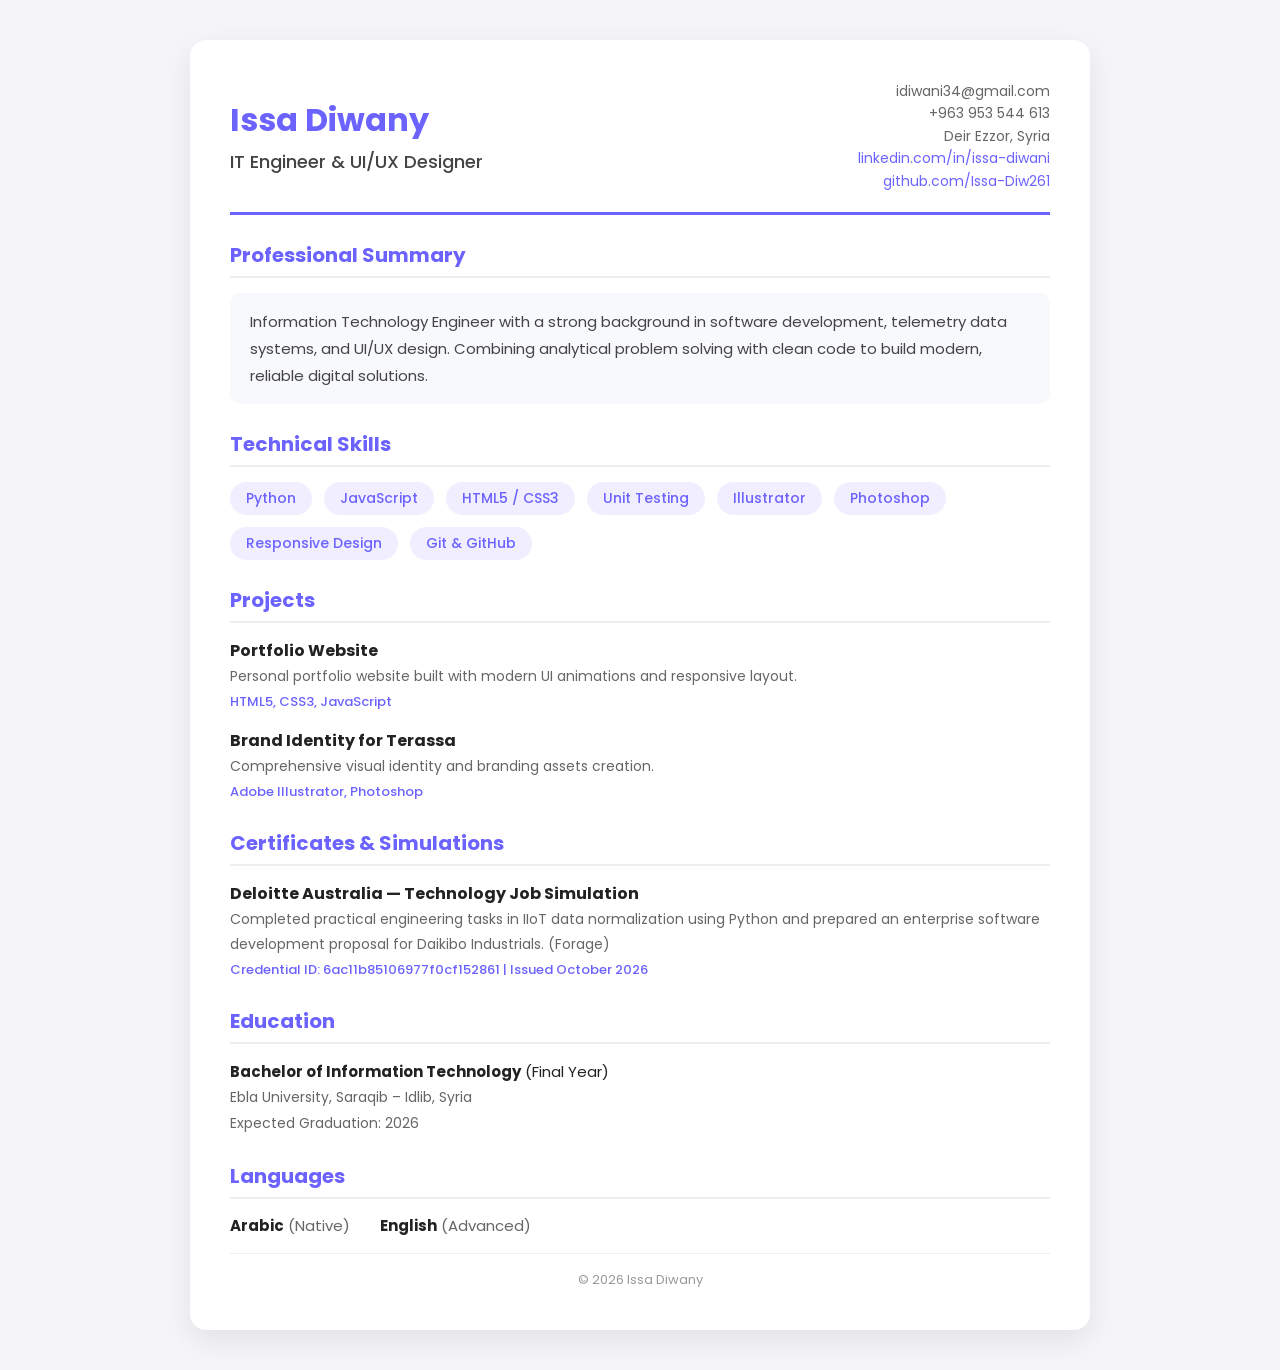
<file: CV.html>
<!doctype html>
<html lang="en">
  <head>
    <meta charset="UTF-8" />
    <meta name="viewport" content="width=device-width, initial-scale=1.0" />
    <title>Issa Diwany - CV</title>
    <link
      href="https://fonts.googleapis.com/css2?family=Poppins:wght@300;400;500;600;700&display=swap"
      rel="stylesheet"
    />
    <style>
      * {
        margin: 0;
        padding: 0;
        box-sizing: border-box;
      }
      body {
        font-family: "Poppins", sans-serif;
        background: #f4f4f9;
        color: #222;
        padding: 40px 20px;
        display: flex;
        justify-content: center;
      }
      .cv-container {
        max-width: 900px;
        width: 100%;
        background: #fff;
        border-radius: 16px;
        padding: 40px;
        box-shadow: 0 10px 30px rgba(0, 0, 0, 0.08);
      }
      .header {
        display: flex;
        justify-content: space-between;
        align-items: center;
        flex-wrap: wrap;
        border-bottom: 3px solid #6c63ff;
        padding-bottom: 20px;
        margin-bottom: 25px;
      }
      .header-left h1 {
        font-size: 32px;
        color: #6c63ff;
        margin-bottom: 4px;
      }
      .header-left p {
        font-size: 18px;
        font-weight: 500;
        color: #444;
      }
      .header-right {
        text-align: right;
        font-size: 14px;
        color: #666;
        line-height: 1.6;
      }
      .header-right a {
        color: #6c63ff;
        text-decoration: none;
      }
      .header-right a:hover {
        text-decoration: underline;
      }
      h2 {
        font-size: 20px;
        color: #6c63ff;
        border-bottom: 2px solid #eee;
        padding-bottom: 6px;
        margin: 25px 0 15px 0;
      }
      .summary {
        background: #f8f9fc;
        padding: 15px 20px;
        border-radius: 10px;
        color: #444;
        font-size: 15px;
        line-height: 1.8;
        margin-bottom: 10px;
      }
      .skills-grid {
        display: flex;
        flex-wrap: wrap;
        gap: 12px;
        margin-top: 8px;
      }
      .skill-tag {
        background: #f0eeff;
        color: #6c63ff;
        padding: 6px 16px;
        border-radius: 20px;
        font-size: 14px;
        font-weight: 500;
      }
      .project-item {
        margin-bottom: 15px;
      }
      .project-item strong {
        display: block;
        font-size: 16px;
        color: #222;
      }
      .project-item span {
        font-size: 14px;
        color: #666;
      }
      .project-item small {
        color: #6c63ff;
        font-weight: 500;
        font-size: 13px;
      }
      .edu-item {
        font-size: 15px;
        line-height: 1.7;
      }
      .edu-item strong {
        color: #222;
      }
      .edu-item .meta {
        color: #666;
        font-size: 14px;
      }
      .lang-item {
        display: flex;
        gap: 30px;
        font-size: 15px;
      }
      .lang-item span {
        color: #666;
      }
      hr {
        border: 0;
        border-top: 1px solid #eee;
        margin: 16px 0;
      }
      @media (max-width: 600px) {
        .header {
          flex-direction: column;
          align-items: flex-start;
          gap: 12px;
        }
        .header-right {
          text-align: left;
          width: 100%;
        }
      }
    </style>
  </head>
  <body>
    <div class="cv-container">
      <!-- Header -->
      <div class="header">
        <div class="header-left">
          <h1>Issa Diwany</h1>
          <p>IT Engineer &amp; UI/UX Designer</p>
        </div>
        <div class="header-right">
          <div>idiwani34@gmail.com</div>
          <div>+963 953 544 613</div>
          <div>Deir Ezzor, Syria</div>
          <div>
            <a
              href="https://linkedin.com/in/issa-diwani-211876378/"
              target="_blank"
              >linkedin.com/in/issa-diwani</a
            >
          </div>
          <div>
            <a href="https://github.com/Issa-Diw261" target="_blank"
              >github.com/Issa-Diw261</a
            >
          </div>
        </div>
      </div>

      <!-- Summary -->
      <h2>Professional Summary</h2>
      <div class="summary">
        Information Technology Engineer with a strong background in software
        development, telemetry data systems, and UI/UX design. Combining
        analytical problem solving with clean code to build modern, reliable
        digital solutions.
      </div>

      <!-- Skills -->
      <h2>Technical Skills</h2>
      <div class="skills-grid">
        <span class="skill-tag">Python</span>
        <span class="skill-tag">JavaScript</span>
        <span class="skill-tag">HTML5 / CSS3</span>
        <span class="skill-tag">Unit Testing</span>
        <span class="skill-tag">Illustrator</span>
        <span class="skill-tag">Photoshop</span>
        <span class="skill-tag">Responsive Design</span>
        <span class="skill-tag">Git &amp; GitHub</span>
      </div>

      <!-- Projects -->
      <h2>Projects</h2>
      <div class="project-item">
        <strong>Portfolio Website</strong>
        <span
          >Personal portfolio website built with modern UI animations and
          responsive layout.</span
        >
        <br />
        <small>HTML5, CSS3, JavaScript</small>
      </div>
      <div class="project-item">
        <strong>Brand Identity for Terassa</strong>
        <span>Comprehensive visual identity and branding assets creation.</span>
        <br />
        <small>Adobe Illustrator, Photoshop</small>
      </div>

      <!-- Certificates -->
      <h2>Certificates &amp; Simulations</h2>
      <div class="project-item">
        <strong>Deloitte Australia — Technology Job Simulation</strong>
        <span
          >Completed practical engineering tasks in IIoT data normalization
          using Python and prepared an enterprise software development proposal
          for Daikibo Industrials. (Forage)</span
        >
        <br />
        <small
          >Credential ID: 6ac11b85106977f0cf152861 | Issued October 2026</small
        >
      </div>

      <!-- Education -->
      <h2>Education</h2>
      <div class="edu-item">
        <strong>Bachelor of Information Technology</strong> (Final Year)<br />
        <span class="meta">Ebla University, Saraqib – Idlib, Syria</span><br />
        <span class="meta">Expected Graduation: 2026</span>
      </div>

      <!-- Languages -->
      <h2>Languages</h2>
      <div class="lang-item">
        <div><strong>Arabic</strong> <span>(Native)</span></div>
        <div><strong>English</strong> <span>(Advanced)</span></div>
      </div>

      <hr />
      <div
        style="
          text-align: center;
          font-size: 13px;
          color: #999;
          margin-top: 12px;
        "
      >
        &copy; 2026 Issa Diwany
      </div>
    </div>
  </body>
</html>
</file>
